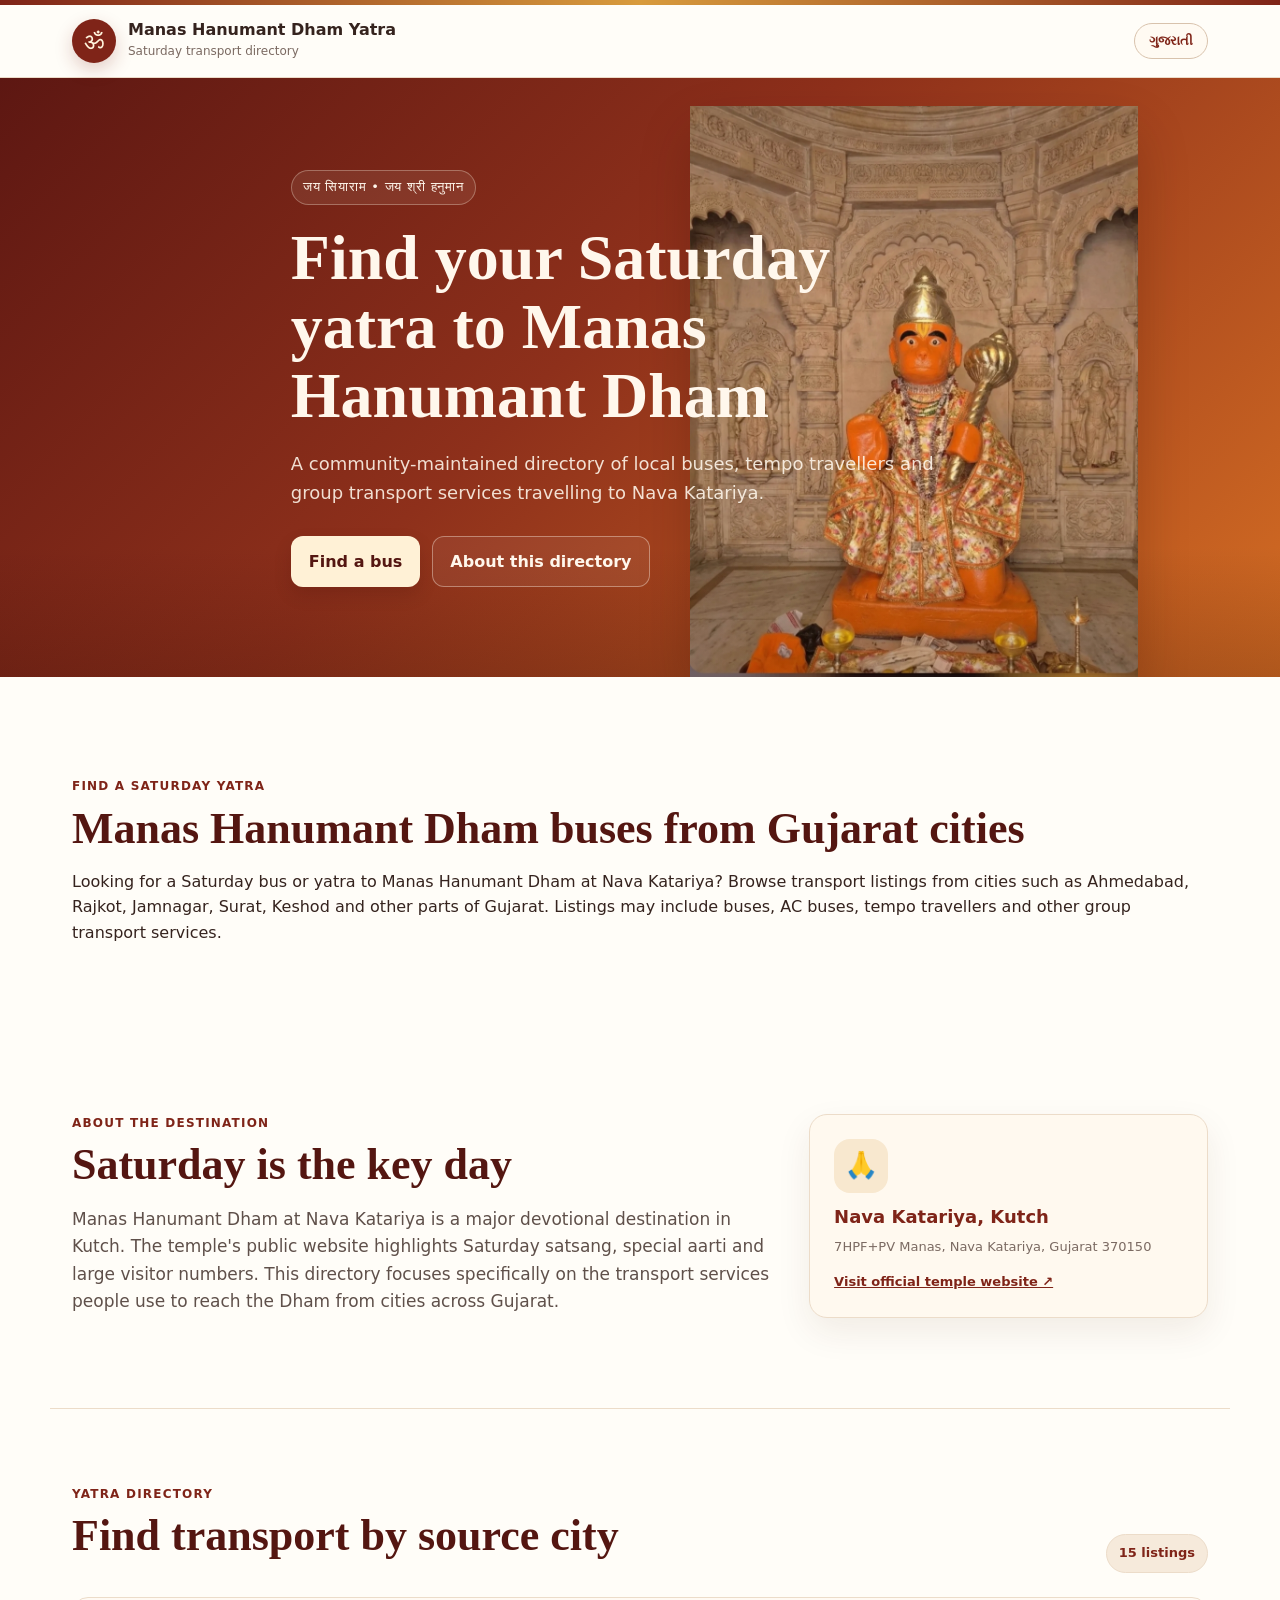
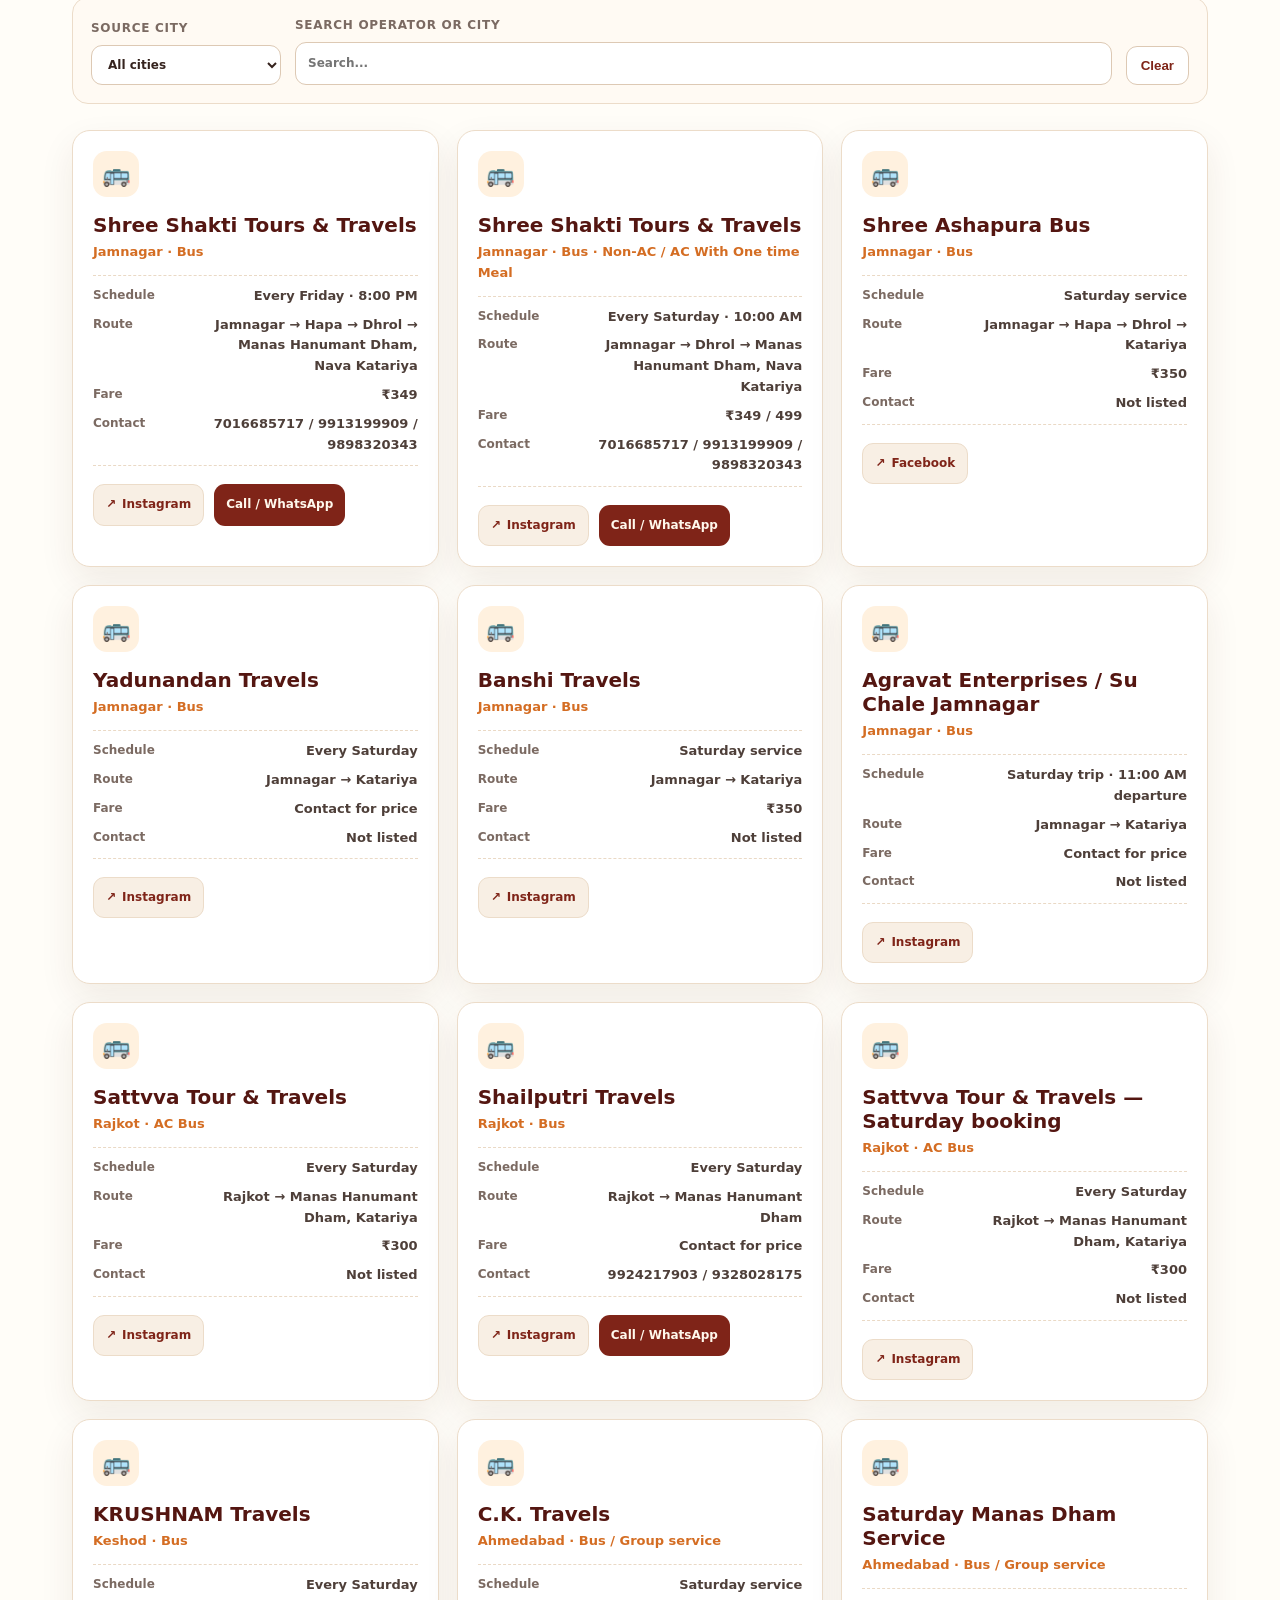
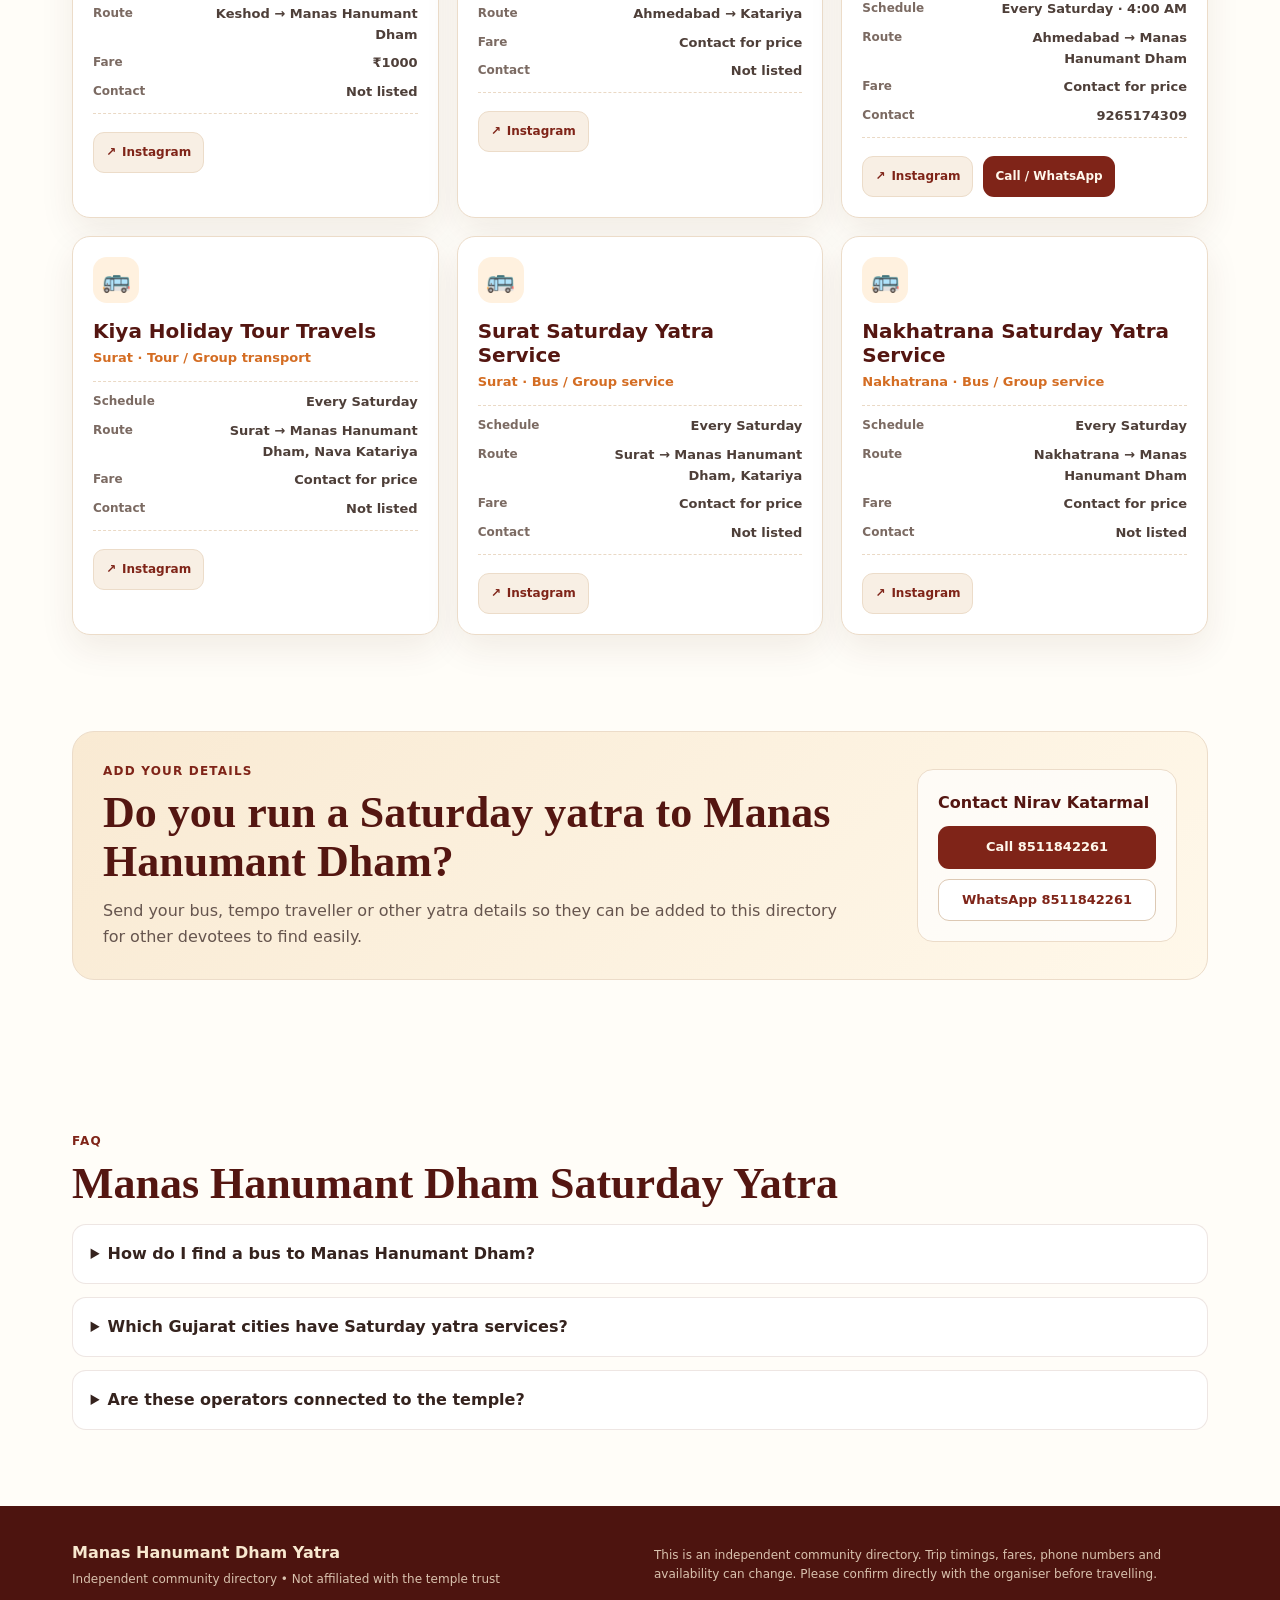
<file: index.html>
<!DOCTYPE html>
<html lang="en">
<head>
  <meta charset="UTF-8">
  <meta name="viewport" content="width=device-width, initial-scale=1.0">
  <meta name="description" content="Manas Hanumant Dham Yatra directory for Saturday buses, tempo travellers and other transport to Manas Hanumant Dham, Nava Katariya, Gujarat, from Ahmedabad, Rajkot, Jamnagar, Surat and other cities.">
  <meta name="robots" content="index, follow, max-image-preview:large">
  <meta property="og:type" content="website">
  <meta property="og:title" content="Manas Hanumant Dham Yatra | Saturday Bus & Transport Directory">
  <meta property="og:description" content="Find Saturday buses, tempo travellers and other transport services to Manas Hanumant Dham, Nava Katariya, from cities across Gujarat.">
  <meta property="og:image" content="assets/hanuman-idol.jpg">
  <meta property="og:locale" content="en_IN">
  <meta property="og:locale:alternate" content="gu_IN">
  <meta name="twitter:card" content="summary_large_image">
  <meta name="description" content="Independent directory of buses, tempo travellers and other transport services for Manas Hanumant Dham Yatra to Nava Katariya, Gujarat.">
  <meta name="theme-color" content="#8d2f1a">
  <title>Manas Hanumant Dham Yatra | Saturday Bus & Transport Directory</title>
  <link rel="icon" href="assets/favicon.svg" type="image/svg+xml">
  <link rel="stylesheet" href="styles.css">
</head>
<body>
  <header class="site-header">
    <div class="topline"></div>
    <div class="nav-shell">
      <a class="brand" href="#top" aria-label="Manas Hanumant Dham Yatra home">
        <span class="brand-mark">ॐ</span>
        <span>
          <strong data-en="Manas Hanumant Dham Yatra" data-gu="માનસ હનુમંત ધામ યાત્રા">Manas Hanumant Dham Yatra</strong>
          <small data-en="Saturday transport directory" data-gu="શનિવાર યાત્રા પરિવહન ડિરેક્ટરી">Saturday transport directory</small>
        </span>
      </a>
      <button id="langToggle" class="lang-toggle" type="button" aria-label="Switch language">ગુજરાતી</button>
    </div>
  </header>

  <main id="top">
    <section class="hero">
      <div class="hero-content">
        <div class="eyebrow" data-en="जय सियाराम • जय श्री हनुमान" data-gu="જય સિયારામ • જય શ્રી હનુમાન">जय सियाराम • जय श्री हनुमान</div>
        <h1 data-en="Find your Saturday yatra to Manas Hanumant Dham" data-gu="માનસ હનુમંત ધામ માટે તમારી શનિવાર યાત્રા શોધો">Find your Saturday yatra to Manas Hanumant Dham</h1>
        <p data-en="A community-maintained directory of local buses, tempo travellers and group transport services travelling to Nava Katariya." data-gu="નવા કટારીયા ખાતે જતી સ્થાનિક બસ, ટેમ્પો ટ્રાવેલર અને ગ્રુપ પરિવહન સેવાઓની સમુદાય દ્વારા સંચાલિત ડિરેક્ટરી.">A community-maintained directory of local buses, tempo travellers and group transport services travelling to Nava Katariya.</p>
        <div class="hero-actions">
          <a class="primary-btn" href="#directory" data-en="Find a bus" data-gu="બસ શોધો">Find a bus</a>
          <a class="secondary-btn" href="#about" data-en="About this directory" data-gu="ડિરેક્ટરી વિશે">About this directory</a>
        </div>
      </div>
      <div class="hero-art" aria-hidden="true">
        <img src="assets/hanuman-idol.jpg" alt="Hanuman idol at Manas Hanumant Dham">
      </div>
    </section>

    <section class="seo-intro section" aria-labelledby="search-help-title">
      <div class="section-kicker">Find a Saturday Yatra</div>
      <h2 id="search-help-title">Manas Hanumant Dham buses from Gujarat cities</h2>
      <p>Looking for a Saturday bus or yatra to Manas Hanumant Dham at Nava Katariya? Browse transport listings from cities such as Ahmedabad, Rajkot, Jamnagar, Surat, Keshod and other parts of Gujarat. Listings may include buses, AC buses, tempo travellers and other group transport services.</p>
    </section>

    <section class="intro section" id="about">
      <div>
        <div class="section-kicker" data-en="About the destination" data-gu="ધામ વિશે">About the destination</div>
        <h2 data-en="Saturday is the key day" data-gu="શનિવાર મુખ્ય યાત્રા દિવસ છે">Saturday is the key day</h2>
        <p data-en="Manas Hanumant Dham at Nava Katariya is a major devotional destination in Kutch. The temple's public website highlights Saturday satsang, special aarti and large visitor numbers. This directory focuses specifically on the transport services people use to reach the Dham from cities across Gujarat." data-gu="નવા કટારીયા ખાતે આવેલ માનસ હનુમંત ધામ કચ્છનું મહત્વનું ધાર્મિક સ્થળ છે. ધામની જાહેર વેબસાઇટ શનિવારના સત્સંગ, વિશેષ આરતી અને મોટી સંખ્યામાં આવતા ભક્તો વિશે માહિતી આપે છે. આ ડિરેક્ટરી ખાસ કરીને ગુજરાતના વિવિધ શહેરોમાંથી ધામ સુધી પહોંચાડતી પરિવહન સેવાઓ પર કેન્દ્રિત છે.">Manas Hanumant Dham at Nava Katariya is a major devotional destination in Kutch. The temple's public website highlights Saturday satsang, special aarti and large visitor numbers. This directory focuses specifically on the transport services people use to reach the Dham from cities across Gujarat.</p>
      </div>
      <div class="destination-card">
        <div class="destination-icon">🙏</div>
        <strong data-en="Nava Katariya, Kutch" data-gu="નવા કટારીયા, કચ્છ">Nava Katariya, Kutch</strong>
        <span data-en="7HPF+PV Manas, Nava Katariya, Gujarat 370150" data-gu="7HPF+PV માનસ, નવા કટારીયા, ગુજરાત 370150">7HPF+PV Manas, Nava Katariya, Gujarat 370150</span>
        <a href="https://www.manashanumantdham.org/" target="_blank" rel="noopener" data-en="Visit official temple website ↗" data-gu="અધિકૃત મંદિર વેબસાઇટ ↗">Visit official temple website ↗</a>
      </div>
    </section>

    <section class="directory section" id="directory">
      <div class="section-heading">
        <div>
          <div class="section-kicker" data-en="Yatra directory" data-gu="યાત્રા ડિરેક્ટરી">Yatra directory</div>
          <h2 data-en="Find transport by source city" data-gu="શહેર પ્રમાણે પરિવહન શોધો">Find transport by source city</h2>
        </div>
        <div class="count-badge" id="countBadge">0 listings</div>
      </div>

      <div class="filters" aria-label="Directory filters">
        <label class="field-label">
          <span data-en="Source city" data-gu="પ્રસ્થાન શહેર">Source city</span>
          <select id="cityFilter"></select>
        </label>
        <label class="field-label grow">
          <span data-en="Search operator or city" data-gu="આયોજક અથવા શહેર શોધો">Search operator or city</span>
          <input id="searchInput" type="search" placeholder="Search..." data-placeholder-en="Search..." data-placeholder-gu="શોધો...">
        </label>
        <button id="resetBtn" class="reset-btn" type="button" data-en="Clear" data-gu="સાફ કરો">Clear</button>
      </div>

      <div id="operatorGrid" class="operator-grid" aria-live="polite"></div>
      <div id="emptyState" class="empty-state hidden">
        <div class="empty-icon">🚌</div>
        <h3 data-en="No matching operators" data-gu="કોઈ મેળ ખાતા આયોજક મળ્યા નથી">No matching operators</h3>
        <p data-en="Try another city or clear the filters." data-gu="બીજું શહેર પસંદ કરો અથવા ફિલ્ટર સાફ કરો.">Try another city or clear the filters.</p>
      </div>
    </section>

    <section class="submit section">
      <div class="submit-card">
        <div>
          <div class="section-kicker" data-en="Add your details" data-gu="તમારી માહિતી ઉમેરો">Add your details</div>
          <h2 data-en="Do you run a Saturday yatra to Manas Hanumant Dham?" data-gu="શું તમે માનસ હનુમંત ધામ માટે શનિવારની યાત્રા ચલાવો છો?">Do you run a Saturday yatra to Manas Hanumant Dham?</h2>
          <p data-en="Send your bus, tempo traveller or other yatra details so they can be added to this directory for other devotees to find easily." data-gu="તમારી બસ, ટેમ્પો ટ્રાવેલર અથવા અન્ય યાત્રાની માહિતી મોકલો જેથી અન્ય ભક્તો તેને સરળતાથી શોધી શકે અને ડિરેક્ટરીમાં ઉમેરી શકાય.">Send your bus, tempo traveller or other yatra details so they can be added to this directory for other devotees to find easily.</p>
        </div>
        <div class="maintainer-contact">
          <strong>Contact Nirav Katarmal</strong>
          <a class="contact-btn call-owner" href="tel:+918511842261" data-en="Call 8511842261" data-gu="કૉલ 8511842261">Call 8511842261</a>
          <a class="contact-btn whatsapp-owner" href="https://wa.me/918511842261" target="_blank" rel="noopener" data-en="WhatsApp 8511842261" data-gu="WhatsApp 8511842261">WhatsApp 8511842261</a>
        </div>
      </div>
    </section>

    <section class="faq section" id="faq" aria-labelledby="faq-title">
      <div class="section-kicker">FAQ</div>
      <h2 id="faq-title">Manas Hanumant Dham Saturday Yatra</h2>
      <div class="faq-grid">
        <details><summary>How do I find a bus to Manas Hanumant Dham?</summary><p>Choose your source city from the directory and review the available Saturday transport listings. Contact the organiser directly to confirm the latest departure time, fare and availability.</p></details>
        <details><summary>Which Gujarat cities have Saturday yatra services?</summary><p>The directory is being built city by city and currently includes listings from Ahmedabad, Jamnagar, Rajkot, Keshod and Surat. More Gujarat cities can be added as new operators are identified.</p></details>
        <details><summary>Are these operators connected to the temple?</summary><p>No. This is an independent community directory. The listings are provided to help devotees find transport; please confirm all travel details directly with the organiser.</p></details>
      </div>
    </section>
  </main>

  <footer class="footer">
    <div class="footer-inner">
      <div>
        <strong data-en="Manas Hanumant Dham Yatra" data-gu="માનસ હનુમંત ધામ યાત્રા">Manas Hanumant Dham Yatra</strong>
        <p data-en="Independent community directory • Not affiliated with the temple trust" data-gu="સ્વતંત્ર સમુદાય ડિરેક્ટરી • મંદિર ટ્રસ્ટ સાથે સંકળાયેલ નથી">Independent community directory • Not affiliated with the temple trust</p>
      </div>
      <div class="footer-note" id="disclaimer"></div>
    </div>
  </footer>

  <template id="operatorTemplate">
    <article class="operator-card">
      <div class="card-top">
        <div class="vehicle-icon">🚌</div>
      </div>
      <div class="operator-main">
        <h3 class="operator-name"></h3>
        <div class="city-line"></div>
      </div>
      <div class="details">
        <div class="detail-row"><span class="detail-label" data-label="schedule"></span><span class="schedule detail-value"></span></div>
        <div class="detail-row"><span class="detail-label" data-label="route"></span><span class="route detail-value"></span></div>
        <div class="detail-row fare-row"><span class="detail-label" data-label="fare"></span><span class="fare detail-value"></span></div>
        <div class="detail-row contact-row"><span class="detail-label" data-label="contact"></span><span class="contact detail-value"></span></div>
      </div>
      <div class="card-actions">
        <a class="social-link" target="_blank" rel="noopener"><span class="social-icon">↗</span><span class="social-text"></span></a>
        <a class="call-link" target="_blank" rel="noopener"><span class="call-text"></span></a>
      </div>
    </article>
  </template>


  <script type="application/ld+json">
  {
    "@context":"https://schema.org",
    "@type":"FAQPage",
    "mainEntity":[
      {"@type":"Question","name":"How do I find a bus to Manas Hanumant Dham?","acceptedAnswer":{"@type":"Answer","text":"Choose your source city from the directory and contact the organiser directly to confirm the latest departure time, fare and availability."}},
      {"@type":"Question","name":"Which Gujarat cities have Saturday yatra services?","acceptedAnswer":{"@type":"Answer","text":"The directory currently includes listings from Ahmedabad, Jamnagar, Rajkot, Keshod and Surat, with more cities to be added."}},
      {"@type":"Question","name":"Are these operators connected to the temple?","acceptedAnswer":{"@type":"Answer","text":"No. This is an independent community directory. Travel details should be confirmed directly with each organiser."}}
    ]
  }
  </script>
  <script src="app.js"></script>
</body>
</html>
</file>
<file: styles.css>
:root {
  --maroon: #7f2418;
  --maroon-dark: #541611;
  --saffron: #d46d23;
  --gold: #d89b3d;
  --cream: #fff7e7;
  --paper: #fffdf8;
  --ink: #35231e;
  --muted: #7b6a62;
  --border: #ecdcc9;
  --shadow: 0 14px 35px rgba(78, 37, 18, .08);
  --radius: 18px;
}

* { box-sizing: border-box; }
html { scroll-behavior: smooth; }
body { margin: 0; background: var(--paper); color: var(--ink); font-family: Inter, ui-sans-serif, system-ui, -apple-system, BlinkMacSystemFont, "Segoe UI", sans-serif; line-height: 1.6; }
a { color: inherit; }

.topline { height: 5px; background: linear-gradient(90deg, var(--maroon), var(--gold), var(--maroon)); }
.site-header { position: sticky; top: 0; z-index: 20; background: rgba(255,253,248,.94); backdrop-filter: blur(12px); border-bottom: 1px solid var(--border); }
.nav-shell { max-width: 1180px; margin: 0 auto; padding: 14px 22px; display: flex; align-items: center; justify-content: space-between; gap: 16px; }
.brand { display: flex; align-items: center; gap: 12px; text-decoration: none; min-width: 0; }
.brand-mark { width: 44px; height: 44px; border-radius: 50%; display: grid; place-items: center; background: var(--maroon); color: #fff4dc; font-size: 24px; box-shadow: 0 7px 18px rgba(127,36,24,.22); }
.brand strong { display: block; font-size: 16px; line-height: 1.15; }
.brand small { color: var(--muted); display: block; margin-top: 2px; font-size: 12px; }
.lang-toggle { border: 1px solid #d8c2ac; background: #fffaf2; color: var(--maroon); border-radius: 999px; padding: 9px 14px; font-weight: 700; cursor: pointer; }
.lang-toggle:hover { background: #f9ecd9; }

.hero { min-height: 550px; overflow: hidden; position: relative; background: linear-gradient(135deg, #5d1712 0%, #8e301b 45%, #d46d23 100%); color: #fff7ec; }
.hero::after { content: ""; position: absolute; inset: auto 0 0; height: 130px; background: linear-gradient(180deg, transparent, rgba(42,8,4,.22)); pointer-events: none; }
.hero-content { max-width: 1180px; margin: 0 auto; padding: 92px 22px 90px; position: relative; z-index: 2; width: 58%; }
.eyebrow { display: inline-block; padding: 6px 11px; border: 1px solid rgba(255,247,231,.3); background: rgba(255,244,220,.08); border-radius: 999px; font-size: 13px; letter-spacing: .06em; margin-bottom: 18px; }
.hero h1 { font-family: Georgia, "Times New Roman", serif; font-size: clamp(38px, 5vw, 64px); line-height: 1.08; margin: 0 0 20px; max-width: 720px; }
.hero p { max-width: 660px; font-size: 18px; color: rgba(255,247,236,.88); }
.hero-actions { display: flex; flex-wrap: wrap; gap: 12px; margin-top: 28px; }
.primary-btn, .secondary-btn { display: inline-flex; align-items: center; justify-content: center; padding: 12px 17px; border-radius: 12px; text-decoration: none; font-weight: 800; border: 1px solid transparent; }
.primary-btn { background: #fff1d6; color: var(--maroon-dark); box-shadow: 0 8px 18px rgba(44, 10, 4, .14); }
.secondary-btn { border-color: rgba(255,247,236,.38); color: #fff7ec; background: rgba(255,255,255,.06); }
.hero-art { position: absolute; right: 0; top: 0; width: 55%; height: 100%; opacity: .96; }
.hero-art img { width: 100%; height: 100%; object-fit: contain; object-position: center bottom; display: block; mix-blend-mode: normal; opacity: 1; }

.section { max-width: 1180px; margin: 0 auto; padding: 76px 22px; }
.intro { display: grid; grid-template-columns: 1.6fr .9fr; gap: 28px; align-items: start; }
.section-kicker { color: var(--maroon); font-size: 12px; letter-spacing: .1em; text-transform: uppercase; font-weight: 900; margin-bottom: 8px; }
h2 { font-family: Georgia, "Times New Roman", serif; margin: 0 0 12px; font-size: clamp(28px, 4vw, 44px); line-height: 1.1; color: var(--maroon-dark); }
.intro p { max-width: 760px; font-size: 17px; color: #5f504a; }
.destination-card { background: #fff9ef; border: 1px solid var(--border); border-radius: var(--radius); padding: 24px; box-shadow: var(--shadow); display: grid; gap: 6px; }
.destination-icon { width: 54px; height: 54px; border-radius: 16px; display: grid; place-items: center; background: #f8e8cf; font-size: 26px; margin-bottom: 4px; }
.destination-card strong { color: var(--maroon); font-size: 18px; }
.destination-card span { font-size: 13px; color: var(--muted); }
.destination-card a { color: var(--maroon); font-size: 13px; font-weight: 800; margin-top: 8px; }

.directory { border-top: 1px solid var(--border); }
.section-heading { display: flex; align-items: end; justify-content: space-between; gap: 20px; margin-bottom: 24px; }
.count-badge { background: #f6eadb; border: 1px solid var(--border); color: var(--maroon); padding: 8px 12px; border-radius: 999px; font-size: 13px; font-weight: 800; white-space: nowrap; }
.filters { display: flex; gap: 14px; align-items: end; padding: 18px; border: 1px solid var(--border); background: #fffaf3; border-radius: 16px; margin-bottom: 26px; }
.field-label { display: grid; gap: 7px; min-width: 190px; font-size: 12px; font-weight: 900; color: var(--muted); text-transform: uppercase; letter-spacing: .06em; }
.field-label.grow { flex: 1; }
.field-label select, .field-label input { width: 100%; border: 1px solid #ddc9b4; background: #fff; border-radius: 11px; padding: 11px 12px; color: var(--ink); font: inherit; outline: none; text-transform: none; letter-spacing: normal; font-weight: 600; }
.field-label select:focus, .field-label input:focus { border-color: var(--saffron); box-shadow: 0 0 0 3px rgba(212,109,35,.12); }
.reset-btn { border: 1px solid #ddc9b4; background: #fff; border-radius: 11px; padding: 11px 14px; font-weight: 800; color: var(--maroon); cursor: pointer; }

.operator-grid { display: grid; grid-template-columns: repeat(3, minmax(0, 1fr)); gap: 18px; }
.operator-card { border: 1px solid var(--border); background: #fff; border-radius: var(--radius); box-shadow: var(--shadow); padding: 20px; display: flex; flex-direction: column; min-height: 100%; }
.card-top { display: flex; justify-content: flex-start; align-items: center; gap: 10px; }
.vehicle-icon { width: 46px; height: 46px; display: grid; place-items: center; border-radius: 14px; background: #fff1df; font-size: 23px; }
.operator-main { margin: 16px 0 12px; }
.operator-name { margin: 0; color: var(--maroon-dark); font-size: 20px; line-height: 1.2; }
.city-line { margin-top: 5px; color: var(--saffron); font-weight: 800; font-size: 13px; }
.details { border-top: 1px dashed #ead9c5; border-bottom: 1px dashed #ead9c5; padding: 10px 0; display: grid; gap: 8px; }
.detail-row { display: flex; gap: 10px; justify-content: space-between; align-items: start; }
.detail-label { color: var(--muted); font-size: 12px; font-weight: 800; }
.detail-value { text-align: right; max-width: 67%; font-size: 13px; font-weight: 700; color: #4e3f39; }
.card-actions { display: flex; flex-wrap: wrap; gap: 10px; margin-top: 18px; }
.social-link, .call-link { border-radius: 11px; padding: 10px 12px; text-decoration: none; font-size: 12px; font-weight: 900; display: inline-flex; align-items: center; gap: 6px; }
.social-link { background: #f8efe4; color: var(--maroon); border: 1px solid var(--border); }
.call-link { background: var(--maroon); color: #fff8ec; }
.hidden { display: none !important; }
.empty-state { text-align: center; padding: 55px 18px; border: 1px dashed #e2cdb6; border-radius: 16px; margin-top: 14px; background: #fffaf3; }
.empty-icon { font-size: 36px; }
.empty-state h3 { color: var(--maroon); margin: 8px 0 4px; }
.empty-state p { color: var(--muted); margin: 0; }

.submit { padding-top: 20px; }
.submit-card { background: linear-gradient(135deg, #f9ead3, #fff8ea); border: 1px solid var(--border); border-radius: 22px; padding: 30px; display: flex; align-items: center; justify-content: space-between; gap: 28px; }
.submit-card p { max-width: 760px; margin: 0; color: #66554e; }
.maintainer-contact { min-width: 260px; padding: 20px; background: rgba(255,255,255,.7); border: 1px solid var(--border); border-radius: 16px; display: grid; gap: 10px; }
.maintainer-contact strong { color: var(--maroon-dark); font-size: 16px; }
.contact-btn { display: inline-flex; align-items: center; justify-content: center; padding: 10px 13px; border-radius: 11px; text-decoration: none; font-weight: 900; font-size: 13px; border: 1px solid transparent; }
.call-owner { background: var(--maroon); color: #fff8ec; }
.whatsapp-owner { background: #fff; color: var(--maroon); border-color: #ddc9b4; }

.footer { background: #4d140f; color: #f8e8cf; }
.footer-inner { max-width: 1180px; margin: 0 auto; padding: 34px 22px; display: grid; grid-template-columns: 1fr 1fr; gap: 28px; }
.footer strong { font-size: 16px; }
.footer p { margin: 5px 0 0; color: #d9c2ae; font-size: 12px; }
.footer-note { color: #d9c2ae; font-size: 12px; align-self: center; }

@media (max-width: 980px) {
  .hero-content { width: 68%; }
  .hero-art { width: 55%; opacity: .65; }
  .operator-grid { grid-template-columns: repeat(2, minmax(0, 1fr)); }
  .intro { grid-template-columns: 1fr; }
}
@media (max-width: 720px) {
  .nav-shell { padding: 11px 15px; }
  .brand-mark { width: 38px; height: 38px; font-size: 21px; }
  .brand strong { font-size: 14px; }
  .brand small { font-size: 11px; }
  .hero { min-height: 640px; }
  .hero-content { width: 100%; padding: 65px 18px 80px; }
  .hero-art { width: 100%; height: 260px; top: auto; bottom: 0; opacity: .42; }
  .hero h1 { font-size: 42px; }
  .hero p { font-size: 16px; }
  .section { padding: 55px 18px; }
  .section-heading { align-items: start; flex-direction: column; }
  .filters { flex-direction: column; align-items: stretch; }
  .field-label { min-width: 0; }
  .operator-grid { grid-template-columns: 1fr; }
  .submit-card, .footer-inner { grid-template-columns: 1fr; display: grid; }
}

.eyebrow-divider { margin: 0 8px; opacity: .65; }
.hero-art { display: flex; align-items: center; justify-content: center; padding: 28px 28px 0 0; }
.hero-art img { object-fit: contain; object-position: center bottom; mix-blend-mode: normal; opacity: 1; filter: drop-shadow(0 24px 28px rgba(49, 13, 5, .24)); }
@media (max-width: 720px) { .hero-art { padding: 8px 18px 0; } }

.seo-intro { margin-top: 1.5rem; }
.faq-grid { display: grid; gap: 0.85rem; margin-top: 1rem; }
.faq-grid details { background: var(--card, #fff); border: 1px solid rgba(115, 48, 24, 0.12); border-radius: 14px; padding: 1rem 1.1rem; }
.faq-grid summary { cursor: pointer; font-weight: 700; }
.faq-grid p { margin: 0.75rem 0 0; }
</file>
